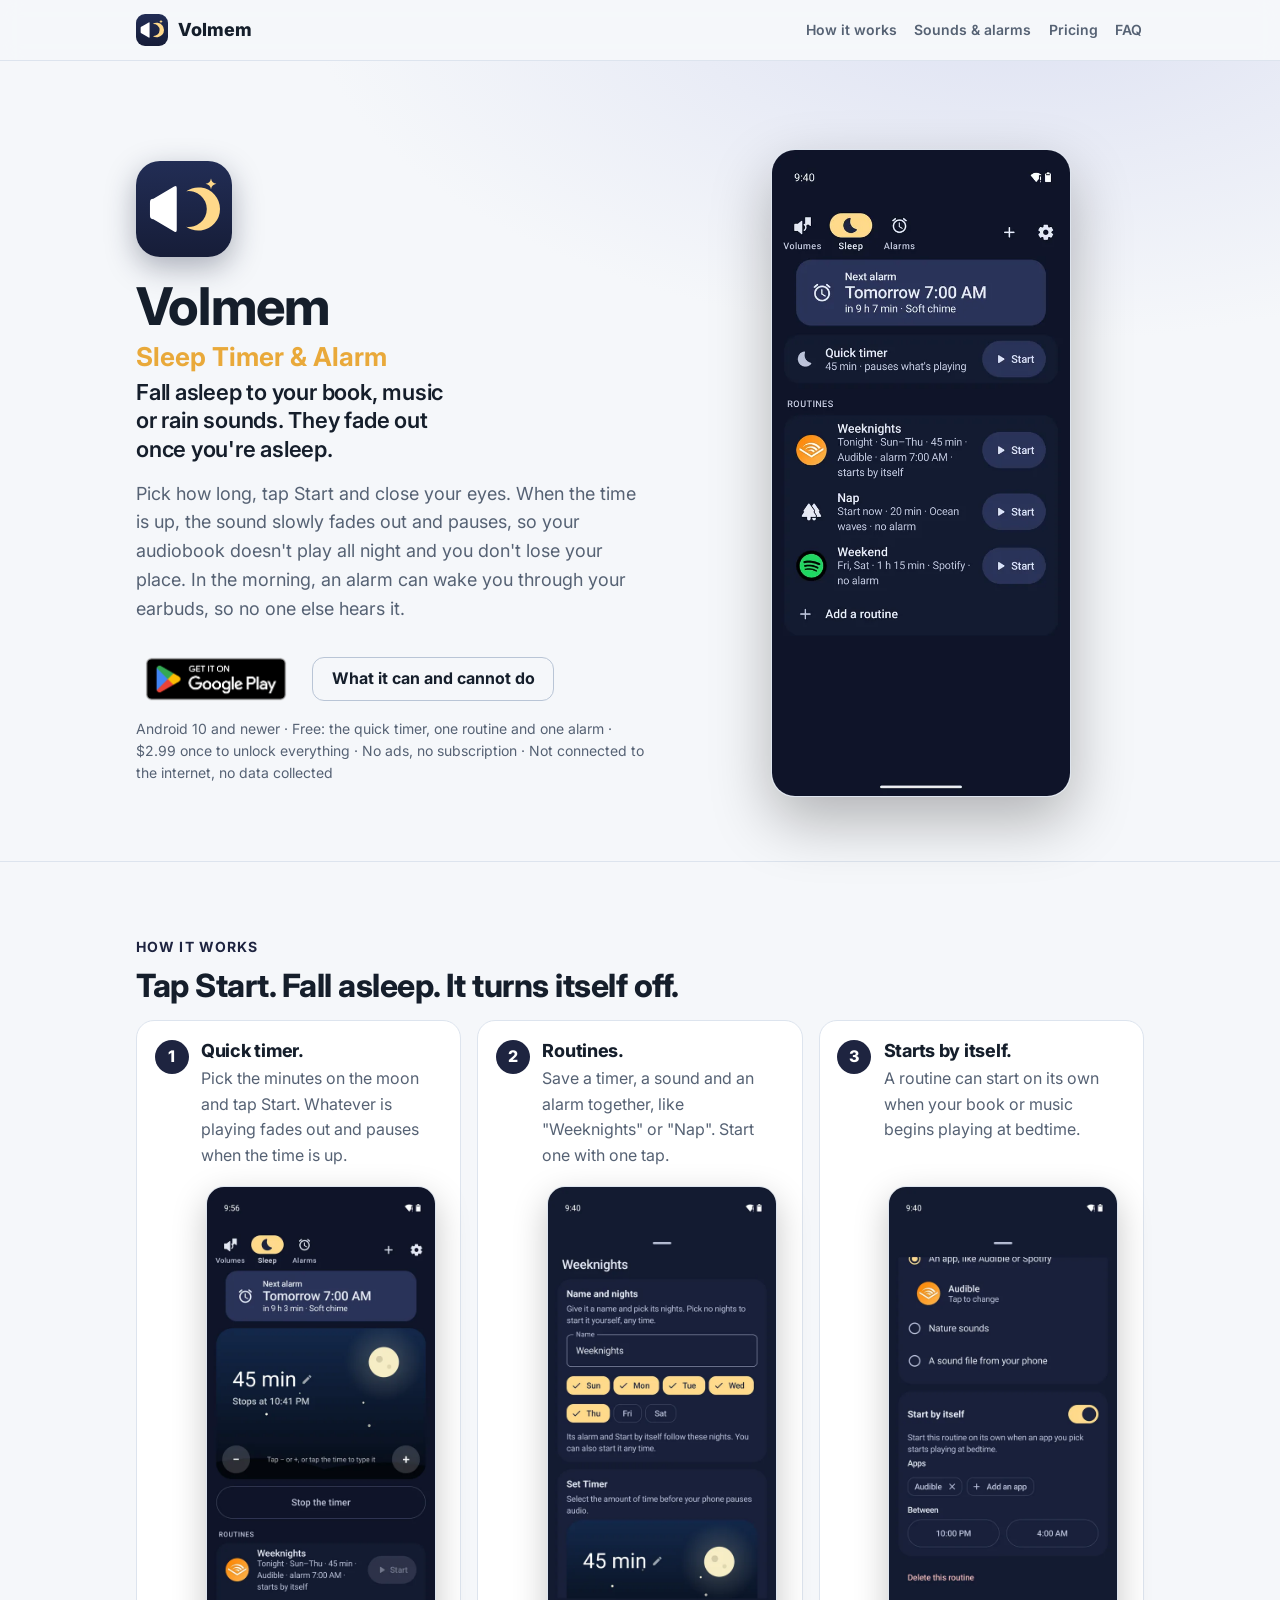
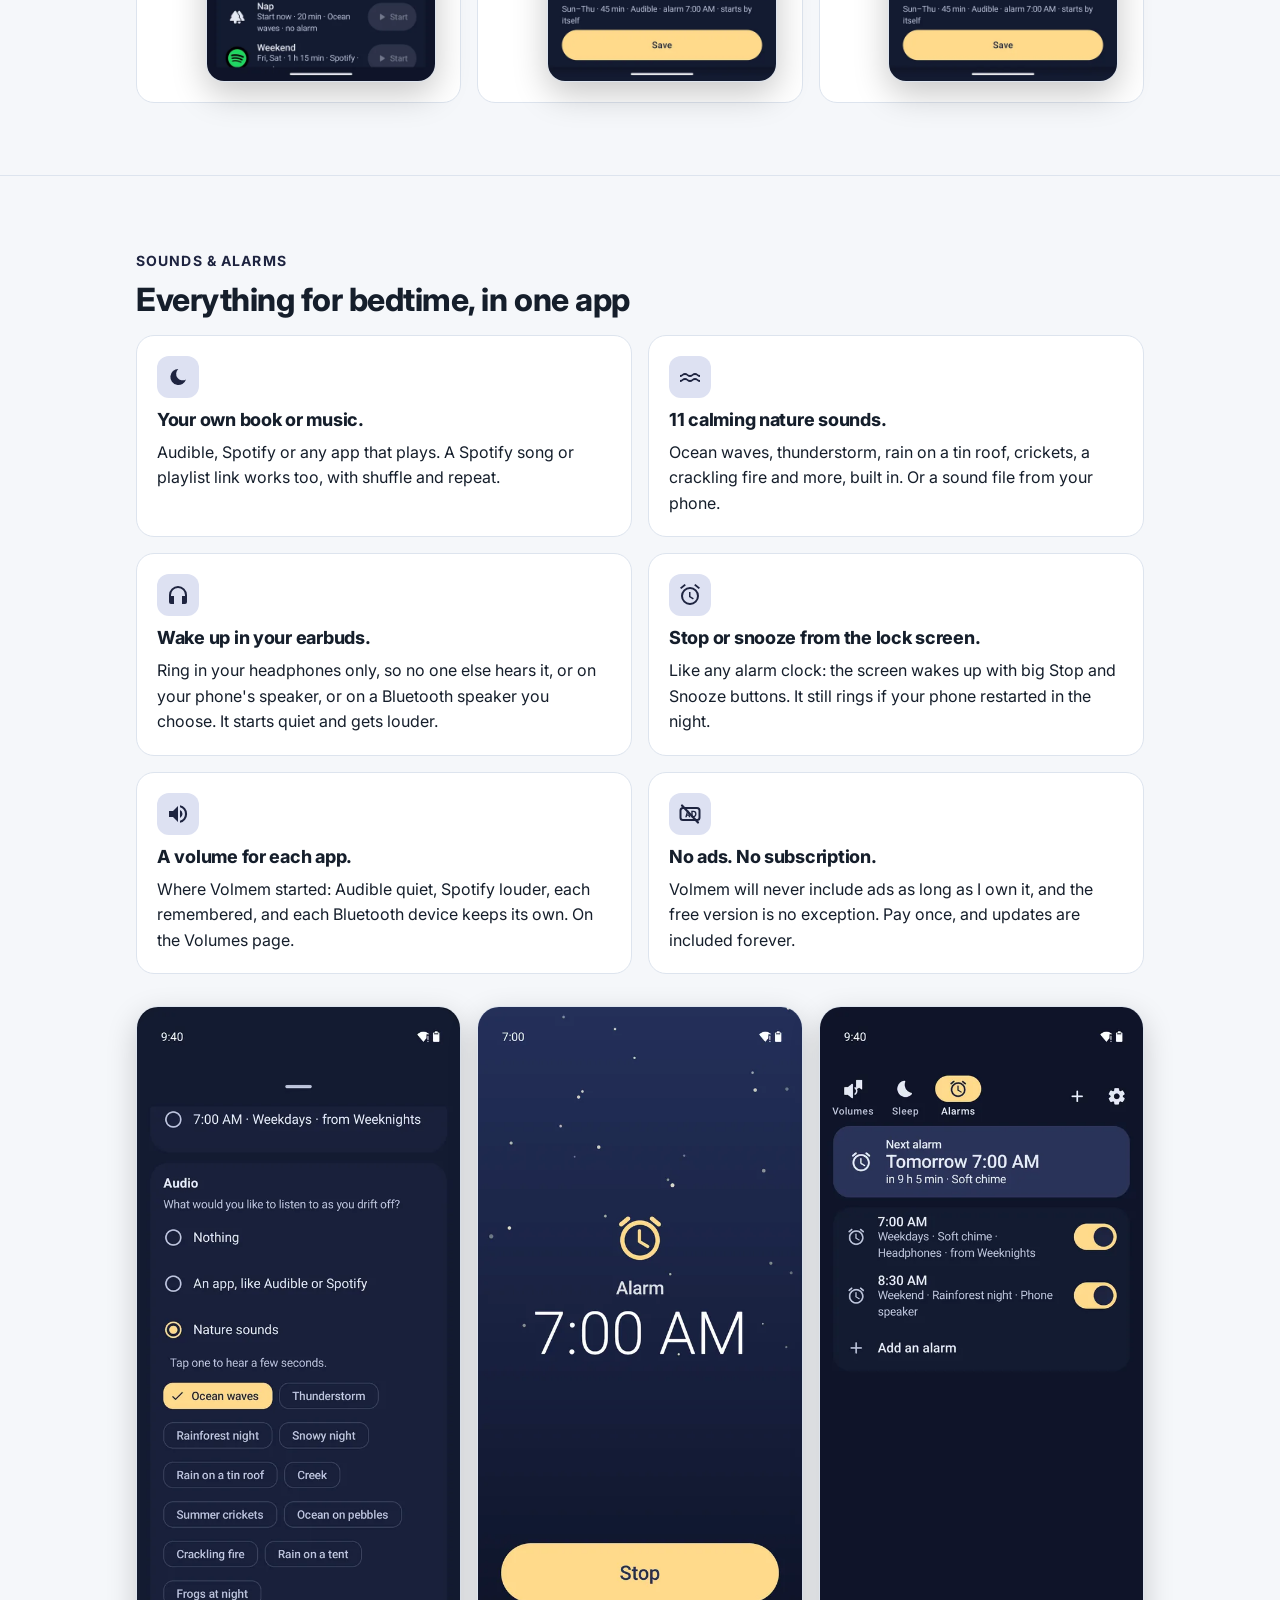
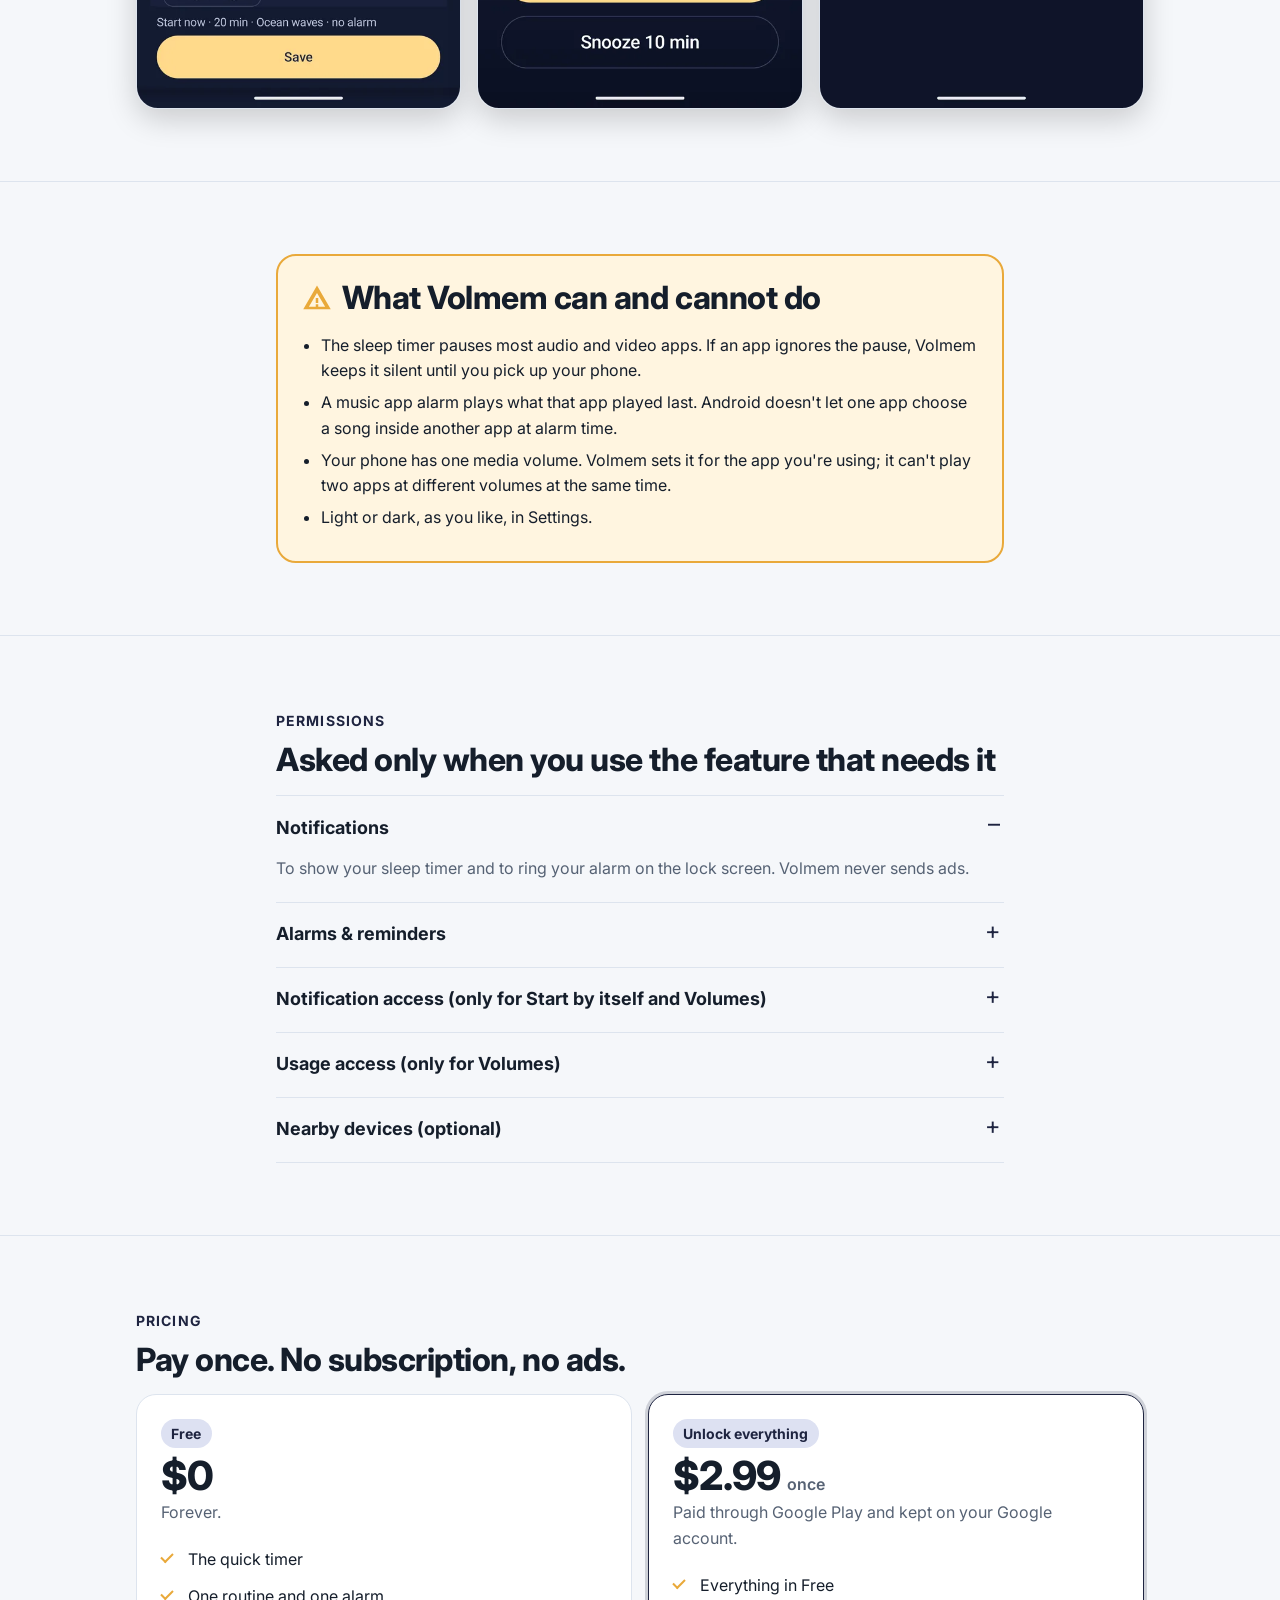
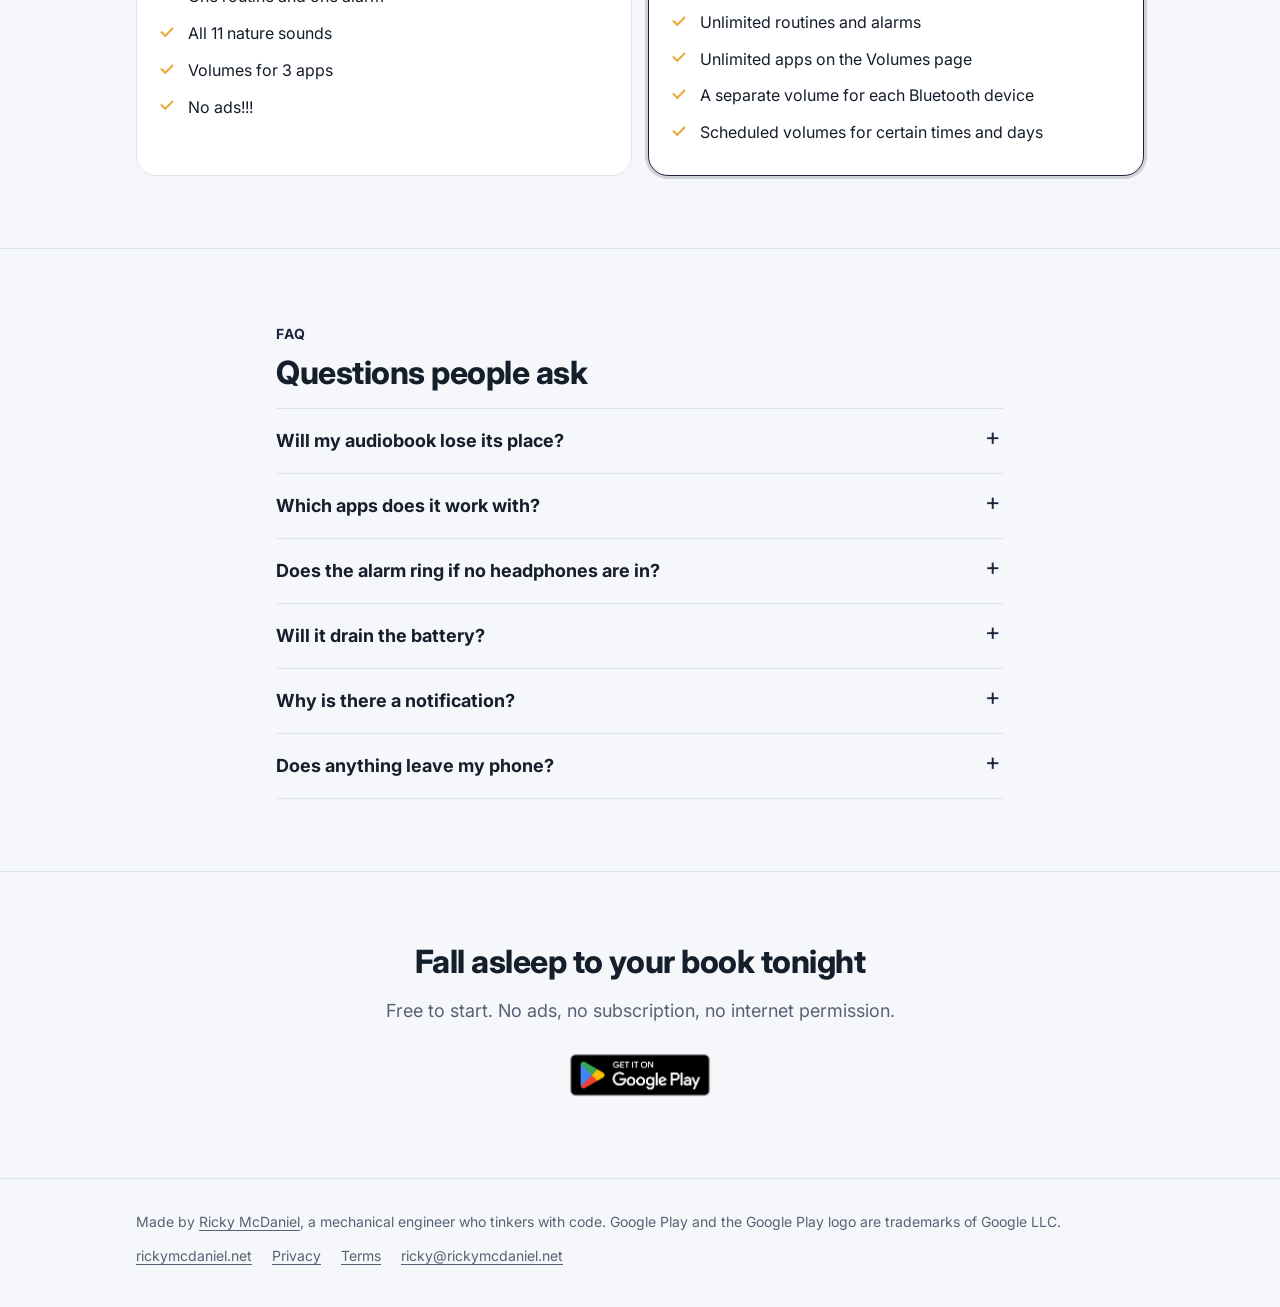
<file: index.html>
<!DOCTYPE html>
<html lang="en">
<head>
<meta charset="utf-8">
<meta name="viewport" content="width=device-width, initial-scale=1">
<title>Volmem – Sleep Timer &amp; Alarm</title>
<meta name="description" content="A sleep timer and alarm for Android. Fall asleep to your audiobook, music or rain sounds; Volmem fades them out and pauses them once you're asleep, and wakes you in your earbuds. No ads, no subscription, not connected to the internet.">
<link rel="canonical" href="https://volmem.rickymcdaniel.net/">
<meta name="theme-color" content="#1E2440">
<meta property="og:type" content="website">
<meta property="og:site_name" content="Volmem">
<meta property="og:title" content="Volmem – Sleep Timer &amp; Alarm">
<meta property="og:description" content="Fall asleep to your book, music or rain sounds. They fade out once you're asleep.">
<meta property="og:url" content="https://volmem.rickymcdaniel.net/">
<meta property="og:image" content="https://volmem.rickymcdaniel.net/assets/og-image.png">
<meta property="og:image:width" content="1200">
<meta property="og:image:height" content="630">
<meta name="twitter:card" content="summary_large_image">
<link rel="icon" href="assets/favicon-32.png" sizes="32x32" type="image/png">
<link rel="icon" href="assets/icon.svg" type="image/svg+xml">
<link rel="apple-touch-icon" href="assets/icon-180.png">
<link rel="preconnect" href="https://fonts.googleapis.com">
<link rel="preconnect" href="https://fonts.gstatic.com" crossorigin>
<link href="https://fonts.googleapis.com/css2?family=Inter:wght@400;600;700;800&display=swap" rel="stylesheet">
<link rel="stylesheet" href="assets/style.css">
</head>
<body>
<a class="skip" href="#main">Skip to content</a>
<header class="site-header">
  <div class="wrap">
    <a class="brand" href="/"><img src="assets/icon.svg" alt="" width="32" height="32">Volmem</a>
    <nav class="nav" aria-label="Page">
      <a href="#how">How it works</a>
      <a href="#features">Sounds &amp; alarms</a>
      <a href="#pricing" class="hide-sm">Pricing</a>
      <a href="#faq" class="hide-sm">FAQ</a>
    </nav>
  </div>
</header>

<main id="main">
<section class="hero" id="get">
  <div class="wrap">
    <div>
      <img class="hero-icon" src="assets/icon.svg" alt="Volmem app icon" width="96" height="96">
      <h1><span class="app-title">Volmem</span> <span class="app-sub">Sleep Timer &amp; Alarm</span></h1>
      <p class="tagline">Fall asleep to your book, music or rain sounds. They fade out once you're asleep.</p>
      <p class="lead">Pick how long, tap Start and close your eyes. When the time is up, the sound slowly fades out and pauses, so your audiobook doesn't play all night and you don't lose your place. In the morning, an alarm can wake you through your earbuds, so no one else hears it.</p>
      <div class="cta-row">
        <a class="play-badge" href="https://play.google.com/store/apps/details?id=com.rickymcdaniel.volmem"><img src="assets/google-play-badge.png" alt="Get it on Google Play" width="646" height="250"></a>
        <a class="btn btn-ghost" href="#limits">What it can and cannot do</a>
      </div>
      <p class="cta-note">Android 10 and newer · Free: the quick timer, one routine and one alarm · $2.99 once to unlock everything · No ads, no subscription · Not connected to the internet, no data collected</p>
    </div>
    <figure class="hero-shot">
      <img src="assets/shot-sleep.webp" alt="Volmem's Sleep page: the next alarm, the Quick timer with a Start button, and three routines (Weeknights with Audible, Nap with ocean waves, Weekend with Spotify), each with its own Start button" width="540" height="1170" fetchpriority="high">
    </figure>
  </div>
</section>

<section id="how">
  <div class="wrap">
    <p class="eyebrow">How it works</p>
    <h2>Tap Start. Fall asleep. It turns itself off.</h2>
    <ol class="steps steps-pics">
      <li>
        <h3>Quick timer.</h3>
        <p>Pick the minutes on the moon and tap Start. Whatever is playing fades out and pauses when the time is up.</p>
        <img src="assets/shot-running.webp" alt="The sleep timer running: 45 minutes left on the moon, stops at 10:41 PM, with a Stop the timer button" width="540" height="1170" loading="lazy">
      </li>
      <li>
        <h3>Routines.</h3>
        <p>Save a timer, a sound and an alarm together, like "Weeknights" or "Nap". Start one with one tap.</p>
        <img src="assets/shot-editor.webp" alt="A routine called Weeknights: its nights, Sunday to Thursday, and its timer on the moon" width="540" height="1170" loading="lazy">
      </li>
      <li>
        <h3>Starts by itself.</h3>
        <p>A routine can start on its own when your book or music begins playing at bedtime.</p>
        <img src="assets/shot-auto.webp" alt="A routine's Start by itself section: switched on, listening for Audible between 10:00 PM and 4:00 AM" width="540" height="1170" loading="lazy">
      </li>
    </ol>
  </div>
</section>

<section id="features">
  <div class="wrap">
    <p class="eyebrow">Sounds &amp; alarms</p>
    <h2>Everything for bedtime, in one app</h2>
    <div class="grid grid-2">
      <div class="card">
        <div class="ico"><svg viewBox="0 0 24 24"><path d="M12.3 4a8 8 0 1 0 7.7 10.4A6.5 6.5 0 0 1 12.3 4z"/></svg></div>
        <h3>Your own book or music.</h3>
        <p>Audible, Spotify or any app that plays. A Spotify song or playlist link works too, with shuffle and repeat.</p>
      </div>
      <div class="card">
        <div class="ico"><svg viewBox="0 0 24 24"><path d="M2 15c2.5 0 2.5-2 5-2s2.5 2 5 2 2.5-2 5-2 2.5 2 5 2v2c-2.5 0-2.5-2-5-2s-2.5 2-5 2-2.5-2-5-2-2.5 2-5 2v-2zm0-5c2.5 0 2.5-2 5-2s2.5 2 5 2 2.5-2 5-2 2.5 2 5 2v2c-2.5 0-2.5-2-5-2s-2.5 2-5 2-2.5-2-5-2-2.5 2-5 2v-2z"/></svg></div>
        <h3>11 calming nature sounds.</h3>
        <p>Ocean waves, thunderstorm, rain on a tin roof, crickets, a crackling fire and more, built in. Or a sound file from your phone.</p>
      </div>
      <div class="card">
        <div class="ico"><svg viewBox="0 0 24 24"><path d="M12 3a9 9 0 0 0-9 9v7a2 2 0 0 0 2 2h3v-8H5v-1a7 7 0 0 1 14 0v1h-3v8h3a2 2 0 0 0 2-2v-7a9 9 0 0 0-9-9z"/></svg></div>
        <h3>Wake up in your earbuds.</h3>
        <p>Ring in your headphones only, so no one else hears it, or on your phone's speaker, or on a Bluetooth speaker you choose. It starts quiet and gets louder.</p>
      </div>
      <div class="card">
        <div class="ico"><svg viewBox="0 0 24 24"><path d="M12 4a9 9 0 1 0 0 18 9 9 0 0 0 0-18zm0 16a7 7 0 1 1 0-14 7 7 0 0 1 0 14zm.5-11H11v5l4 2.4.8-1.2-3.3-2V9zM7.9 2.3 6.6 1 2 4.8l1.3 1.3 4.6-3.8zM22 4.8 17.4 1l-1.3 1.3 4.6 3.8L22 4.8z"/></svg></div>
        <h3>Stop or snooze from the lock screen.</h3>
        <p>Like any alarm clock: the screen wakes up with big Stop and Snooze buttons. It still rings if your phone restarted in the night.</p>
      </div>
      <div class="card">
        <div class="ico"><svg viewBox="0 0 24 24"><path d="M3 9v6h4l5 5V4L7 9H3zm13.5 3A4.5 4.5 0 0 0 14 8v8a4.5 4.5 0 0 0 2.5-4zM14 3.2v2.1a7 7 0 0 1 0 13.4v2.1a9 9 0 0 0 0-17.6z"/></svg></div>
        <h3>A volume for each app.</h3>
        <p>Where Volmem started: Audible quiet, Spotify louder, each remembered, and each Bluetooth device keeps its own. On the Volumes page.</p>
      </div>
      <div class="card">
        <div class="ico"><svg viewBox="0 0 24 24" aria-hidden="true"><rect x="2.5" y="6" width="19" height="12" rx="2.5" fill="none" stroke="currentColor" stroke-width="2"/><path d="M7.2 15.2 9.1 8.8h1.4l1.9 6.4h-1.5l-.4-1.4H9.1l-.4 1.4H7.2zm2.2-2.6h1.3l-.65-2.3-.65 2.3zm3.9 2.6V8.8h2.2c1.9 0 3 1.2 3 3.2s-1.1 3.2-3 3.2h-2.2zm1.4-1.2h.8c1 0 1.6-.7 1.6-2s-.6-2-1.6-2h-.8v4z"/><path d="M4 3.5 20 20.5" fill="none" stroke="currentColor" stroke-width="2.2" stroke-linecap="round"/></svg></div>
        <h3>No ads. No subscription.</h3>
        <p>Volmem will never include ads as long as I own it, and the free version is no exception. Pay once, and updates are included forever.</p>
      </div>
    </div>
    <div class="shots-row">
      <img src="assets/shot-nature.webp" alt="Choosing a nature sound for a routine: ocean waves, thunderstorm, rainforest night, rain on a tin roof and more" width="540" height="1170" loading="lazy">
      <img src="assets/shot-ring.webp" alt="The alarm ringing over the lock screen at 7:00 AM, with Stop and Snooze 10 min" width="540" height="1170" loading="lazy">
      <img src="assets/shot-alarms.webp" alt="The Alarms page: 7:00 AM on weekdays in headphones, and 8:30 AM on weekends with Rainforest night on the phone speaker" width="540" height="1170" loading="lazy">
    </div>
  </div>
</section>

<section id="limits">
  <div class="wrap wrap-narrow">
    <div class="callout">
      <h2><svg viewBox="0 0 24 24" aria-hidden="true"><path d="M12 2 1 21h22L12 2zm0 6 6.5 11h-13L12 8zm-1 4v4h2v-4h-2zm0 5v2h2v-2h-2z"/></svg>What Volmem can and cannot do</h2>
      <ul>
        <li>The sleep timer pauses most audio and video apps. If an app ignores the pause, Volmem keeps it silent until you pick up your phone.</li>
        <li>A music app alarm plays what that app played last. Android doesn't let one app choose a song inside another app at alarm time.</li>
        <li>Your phone has one media volume. Volmem sets it for the app you're using; it can't play two apps at different volumes at the same time.</li>
        <li>Light or dark, as you like, in Settings.</li>
      </ul>
    </div>
  </div>
</section>

<section id="permissions">
  <div class="wrap wrap-narrow">
    <p class="eyebrow">Permissions</p>
    <h2>Asked only when you use the feature that needs it</h2>
    <div class="faq">
      <details open><summary>Notifications</summary><p>To show your sleep timer and to ring your alarm on the lock screen. Volmem never sends ads.</p></details>
      <details><summary>Alarms &amp; reminders</summary><p>So alarms ring on time, and Start by itself is ready when your bedtime hours begin.</p></details>
      <details><summary>Notification access (only for Start by itself and Volumes)</summary><p>To see which app is playing. Volmem asks Android for no notifications at all and never reads your notifications or messages.</p></details>
      <details><summary>Usage access (only for Volumes)</summary><p>To see which app is on your screen, so Volmem knows whose volume to use. It never keeps a history of the apps you use.</p></details>
      <details><summary>Nearby devices (optional)</summary><p>To tell your Bluetooth headphones, speaker and car apart. Volmem never searches for, connects to or tracks any device.</p></details>
    </div>
  </div>
</section>

<section id="pricing">
  <div class="wrap">
    <p class="eyebrow">Pricing</p>
    <h2>Pay once. No subscription, no ads.</h2>
    <div class="price-grid">
      <div class="price">
        <span class="pill">Free</span>
        <div class="amount">$0</div>
        <p class="muted">Forever.</p>
        <ul>
          <li>The quick timer</li>
          <li>One routine and one alarm</li>
          <li>All 11 nature sounds</li>
          <li>Volumes for 3 apps</li>
          <li>No ads!!!</li>
        </ul>
      </div>
      <div class="price featured">
        <span class="pill">Unlock everything</span>
        <div class="amount">$2.99 <small>once</small></div>
        <p class="muted">Paid through Google Play and kept on your Google account.</p>
        <ul>
          <li>Everything in Free</li>
          <li>Unlimited routines and alarms</li>
          <li>Unlimited apps on the Volumes page</li>
          <li>A separate volume for each Bluetooth device</li>
          <li>Scheduled volumes for certain times and days</li>
        </ul>
      </div>
    </div>
  </div>
</section>

<section id="faq">
  <div class="wrap wrap-narrow">
    <p class="eyebrow">FAQ</p>
    <h2>Questions people ask</h2>
    <div class="faq">
      <details><summary>Will my audiobook lose its place?</summary><p>No. Volmem pauses it, the same as pressing pause, so it picks up where you fell asleep.</p></details>
      <details><summary>Which apps does it work with?</summary><p>Most apps that play audio or video: Audible, Spotify, YouTube, podcast apps and more. Volmem can also start your book or music for you when a routine starts.</p></details>
      <details><summary>Does the alarm ring if no headphones are in?</summary><p>You choose, per alarm: ring on the phone instead, or stay quiet.</p></details>
      <details><summary>Will it drain the battery?</summary><p>The sleep timer only runs while a timer is counting down (or during the bedtime hours you chose for Start by itself), then it stops. It doesn't read the screen, record audio or use the internet.</p></details>
      <details><summary>Why is there a notification?</summary><p>Android requires one for anything that keeps working while you use other apps. The sleep timer's shows when it ends, with +15 min and Cancel.</p></details>
      <details><summary>Does anything leave my phone?</summary><p>No. Volmem has no internet permission, so it can't send anything anywhere.</p></details>
    </div>
  </div>
</section>

<section class="center" id="download">
  <div class="wrap">
    <h2>Fall asleep to your book tonight</h2>
    <p class="lead">Free to start. No ads, no subscription, no internet permission.</p>
    <div class="cta-row center">
      <a class="play-badge" href="https://play.google.com/store/apps/details?id=com.rickymcdaniel.volmem"><img src="assets/google-play-badge.png" alt="Get it on Google Play" width="646" height="250" loading="lazy"></a>
    </div>
  </div>
</section>
</main>

<footer class="site-footer">
  <div class="wrap">
    <div>Made by <a href="https://rickymcdaniel.net/">Ricky McDaniel</a>, a mechanical engineer who tinkers with code. Google Play and the Google Play logo are trademarks of Google LLC.</div>
    <nav aria-label="Legal">
      <a href="https://rickymcdaniel.net/">rickymcdaniel.net</a>
      <a href="https://rickymcdaniel.net/privacy.html">Privacy</a>
      <a href="https://rickymcdaniel.net/terms.html">Terms</a>
      <a href="mailto:&#114;&#105;&#99;&#107;&#121;&#64;&#114;&#105;&#99;&#107;&#121;&#109;&#99;&#100;&#97;&#110;&#105;&#101;&#108;&#46;&#110;&#101;&#116;">&#114;&#105;&#99;&#107;&#121;&#64;&#114;&#105;&#99;&#107;&#121;&#109;&#99;&#100;&#97;&#110;&#105;&#101;&#108;&#46;&#110;&#101;&#116;</a>
    </nav>
  </div>
</footer>
</body>
</html>
</file>
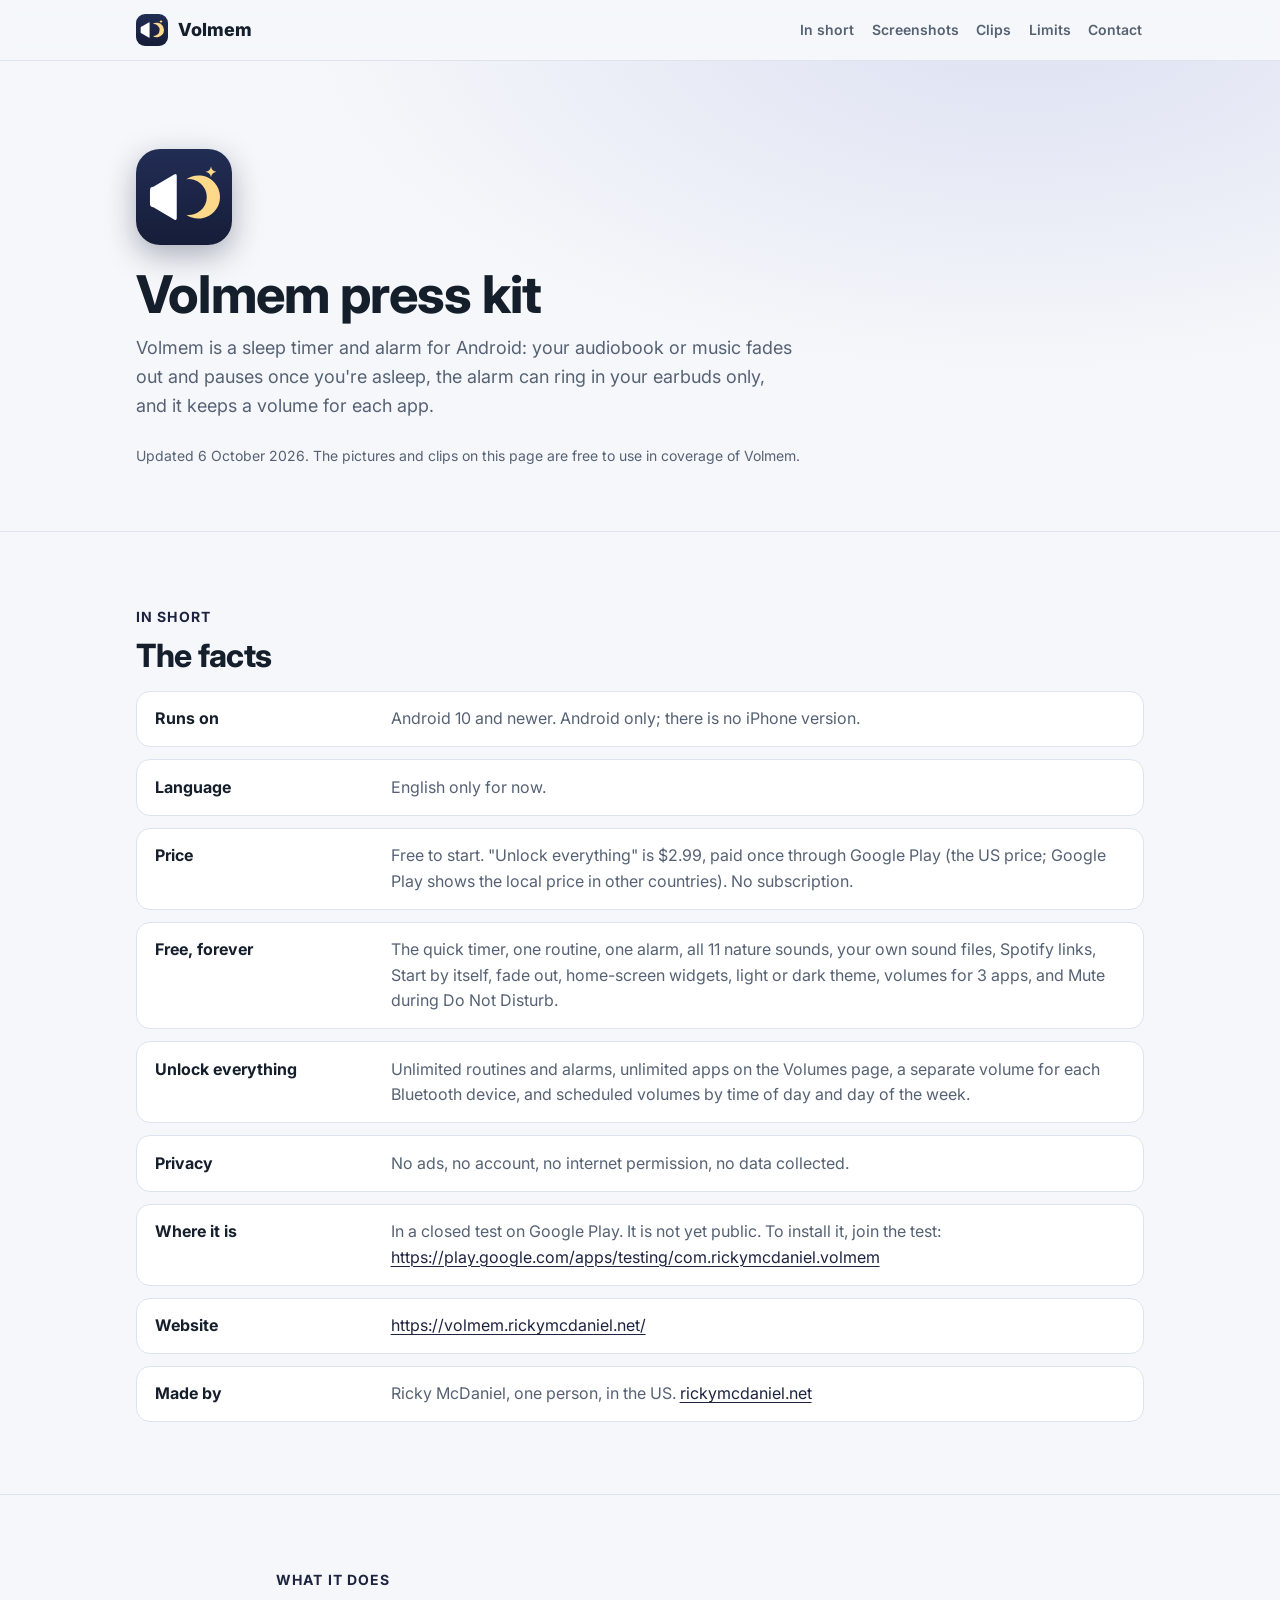
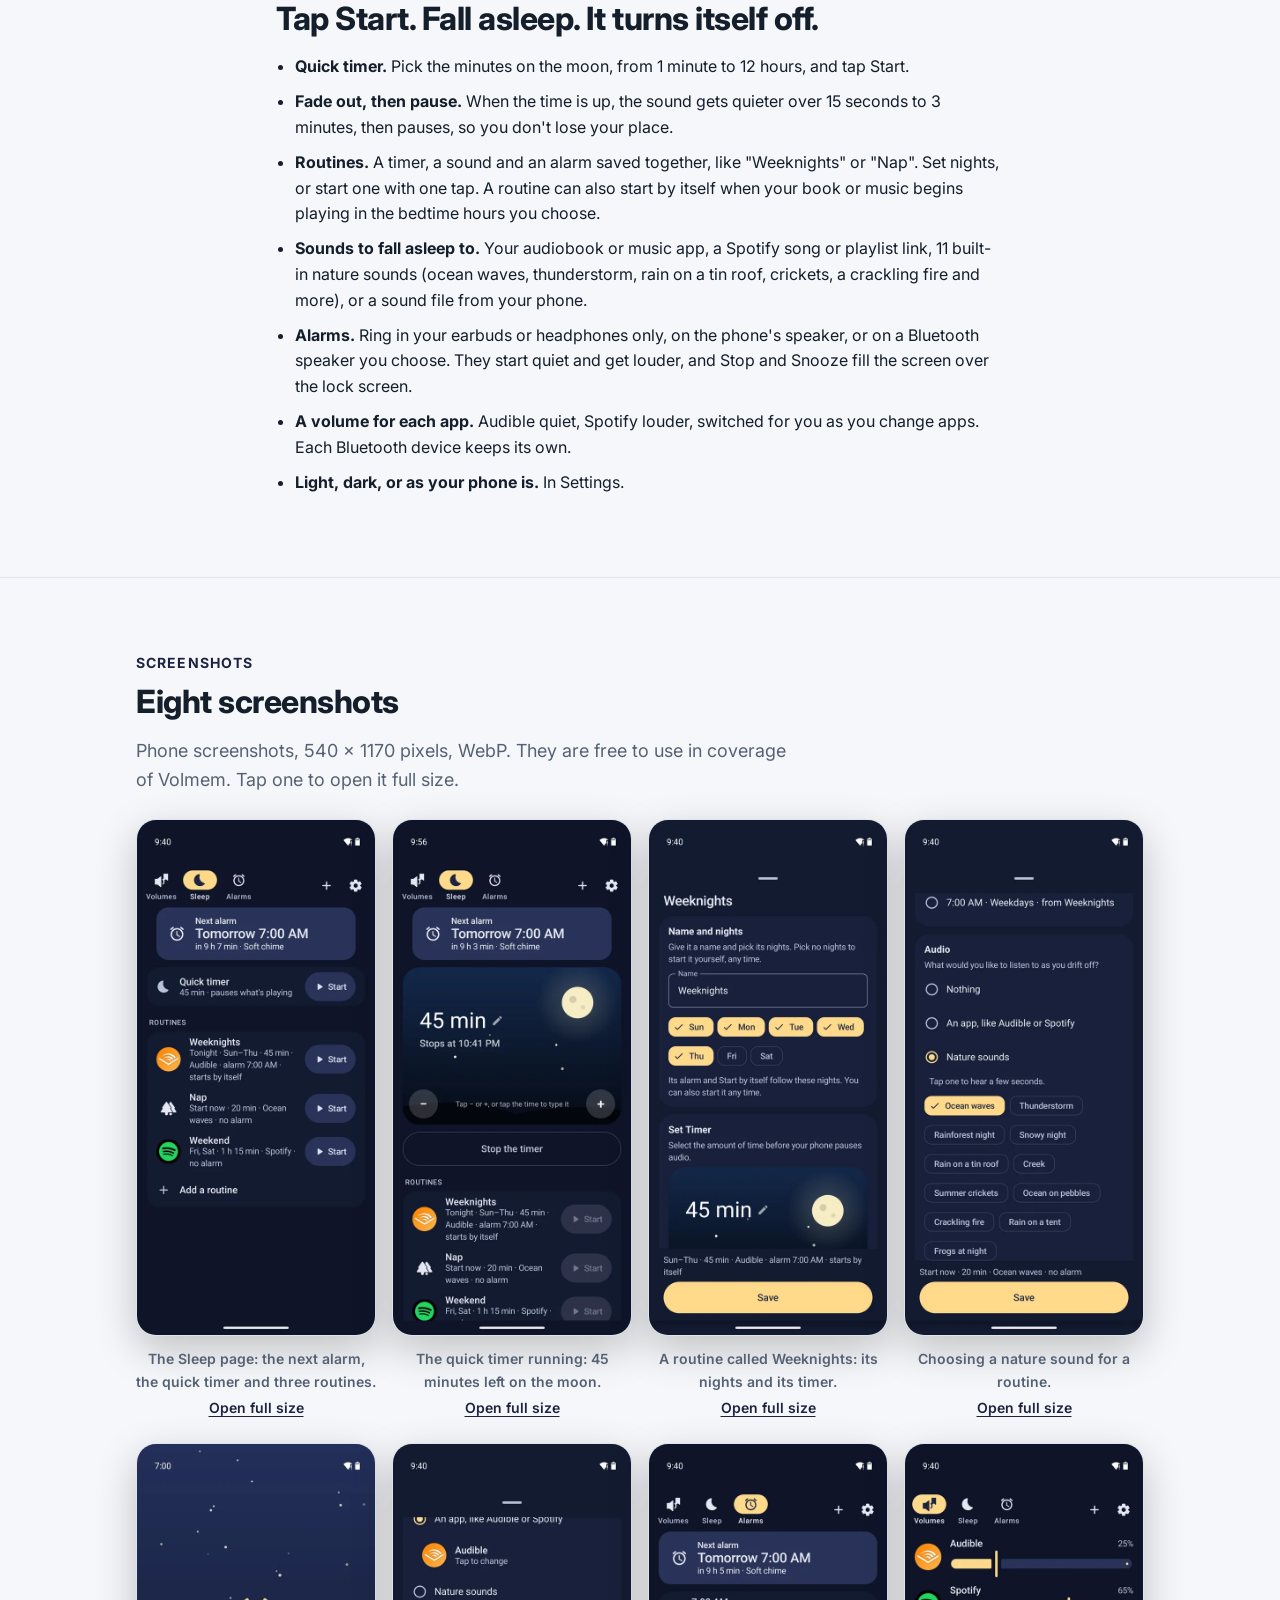
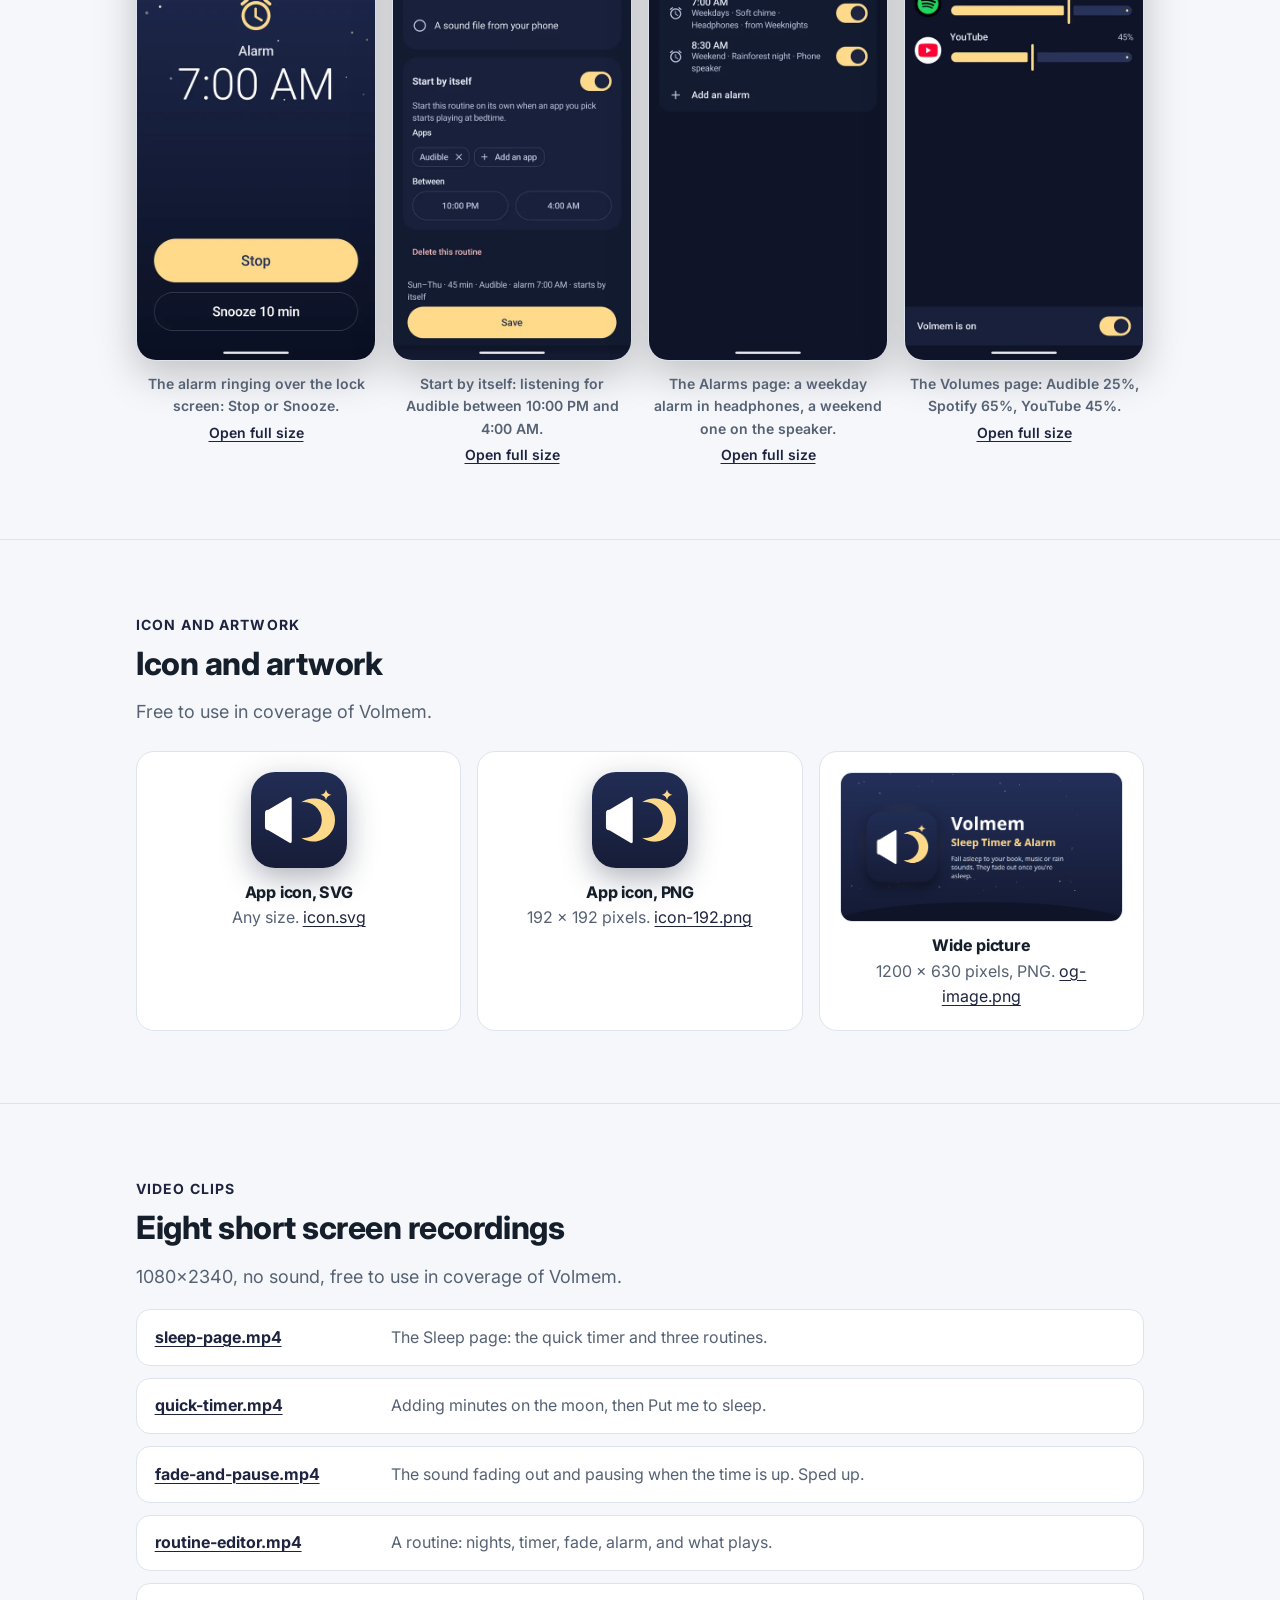
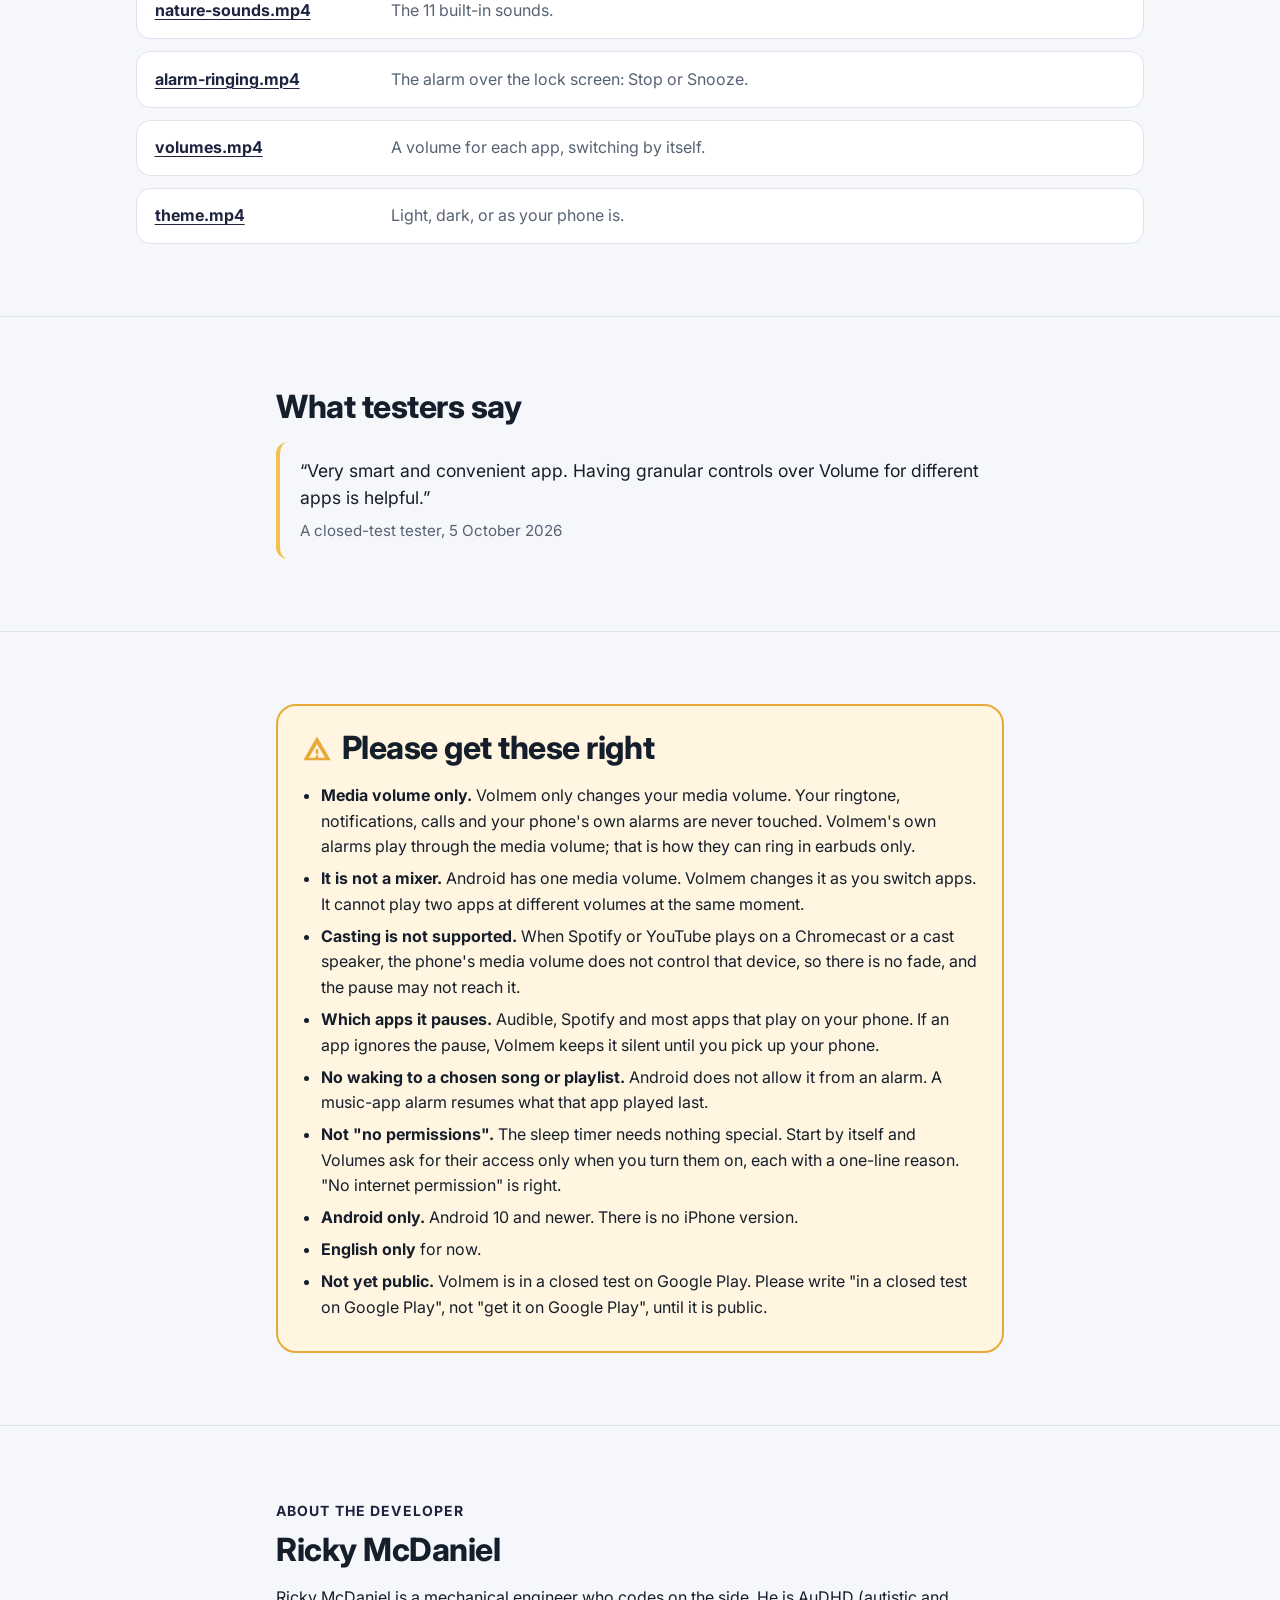
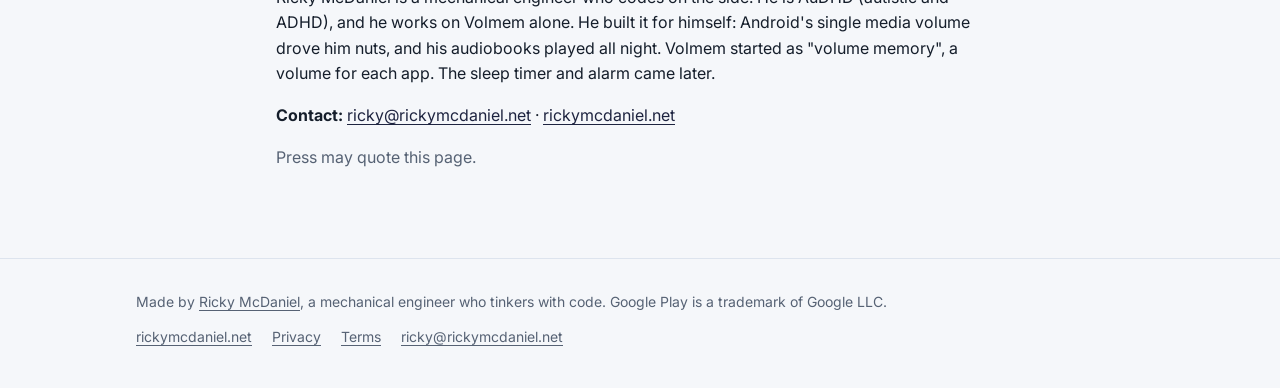
<file: press/index.html>
<!DOCTYPE html>
<html lang="en">
<head>
<meta charset="utf-8">
<meta name="viewport" content="width=device-width, initial-scale=1">
<meta name="robots" content="noindex, nofollow">
<title>Volmem press kit</title>
<meta name="description" content="Facts, screenshots, icon and video clips for anyone writing about Volmem, a sleep timer and alarm for Android. Free to use in coverage of Volmem.">
<meta name="theme-color" content="#1E2440">
<meta property="og:type" content="website">
<meta property="og:site_name" content="Volmem">
<meta property="og:title" content="Volmem press kit">
<meta property="og:description" content="Facts, screenshots, icon and video clips for coverage of Volmem, a sleep timer and alarm for Android.">
<meta property="og:url" content="https://volmem.rickymcdaniel.net/press/">
<meta property="og:image" content="https://volmem.rickymcdaniel.net/assets/og-image.png">
<meta property="og:image:width" content="1200">
<meta property="og:image:height" content="630">
<meta name="twitter:card" content="summary_large_image">
<link rel="icon" href="../assets/favicon-32.png" sizes="32x32" type="image/png">
<link rel="icon" href="../assets/icon.svg" type="image/svg+xml">
<link rel="apple-touch-icon" href="../assets/icon-180.png">
<link rel="preconnect" href="https://fonts.googleapis.com">
<link rel="preconnect" href="https://fonts.gstatic.com" crossorigin>
<link href="https://fonts.googleapis.com/css2?family=Inter:wght@400;600;700;800&display=swap" rel="stylesheet">
<link rel="stylesheet" href="../assets/style.css">
<style>
/* Press kit only. Everything else comes from assets/style.css. */
.press-hero .wrap { grid-template-columns: 1fr; }
.press-hero h1 { margin-bottom: .6rem; }
.updated { font-size: var(--fs-0); color: var(--ink-2); margin: 0; }
.list { padding-left: 1.2rem; margin: 0; }
.list li { margin: .6rem 0; }
.list li b { color: var(--ink); }
.perms span, .perms b { overflow-wrap: anywhere; }
.perms b a { font-weight: inherit; }
.shot-grid { display: grid; grid-template-columns: repeat(2, minmax(0, 1fr)); gap: 1.5rem 1rem; margin-top: 1.5rem; }
@media (min-width: 640px) { .shot-grid { grid-template-columns: repeat(4, minmax(0, 1fr)); } }
.shot-grid .shot { width: 100%; }
.shot-grid .shot a { display: block; }
.shot-grid figcaption a { display: inline-block; margin-top: .25rem; }
.art { display: grid; gap: 1rem; margin-top: 1.5rem; }
@media (min-width: 640px) { .art { grid-template-columns: repeat(3, 1fr); } }
.art .card { text-align: center; }
.art .ic { width: 96px; height: 96px; border-radius: 24px; margin: 0 auto .9rem; box-shadow: 0 10px 30px color-mix(in srgb, var(--brand) 35%, transparent); }
.art .og { border-radius: 12px; border: 1px solid var(--line); margin: 0 auto .9rem; }
.art h3 { font-size: var(--fs-1); margin-bottom: .25rem; }
.art p { color: var(--ink-2); }

    .tester-quote { margin: 0; padding: 1rem 1.25rem; border-left: 4px solid var(--gold, #f2c14e); background: var(--card, rgba(255,255,255,.04)); border-radius: 12px; }
    .tester-quote p { margin: 0 0 .5rem; font-size: 1.1rem; line-height: 1.5; }
    .tester-quote footer { color: var(--ink-2); font-size: .95rem; }
</style>
</head>
<body>
<a class="skip" href="#main">Skip to content</a>
<header class="site-header">
  <div class="wrap">
    <a class="brand" href="/"><img src="../assets/icon.svg" alt="" width="32" height="32">Volmem</a>
    <nav class="nav" aria-label="Page">
      <a href="#in-short">In short</a>
      <a href="#screenshots">Screenshots</a>
      <a href="#clips">Clips</a>
      <a href="#limits" class="hide-sm">Limits</a>
      <a href="#about" class="hide-sm">Contact</a>
    </nav>
  </div>
</header>

<main id="main">
<section class="hero press-hero" id="top">
  <div class="wrap">
    <div>
      <picture>
        <source srcset="../assets/icon.svg" type="image/svg+xml">
        <img class="hero-icon" src="../assets/icon-192.png" alt="Volmem app icon" width="96" height="96">
      </picture>
      <h1>Volmem press kit</h1>
      <p class="lead">Volmem is a sleep timer and alarm for Android: your audiobook or music fades out and pauses once you're asleep, the alarm can ring in your earbuds only, and it keeps a volume for each app.</p>
      <p class="updated">Updated 6 October 2026. The pictures and clips on this page are free to use in coverage of Volmem.</p>
    </div>
  </div>
</section>

<section id="in-short">
  <div class="wrap">
    <p class="eyebrow">In short</p>
    <h2>The facts</h2>
    <ul class="perms">
      <li><b>Runs on</b><span>Android 10 and newer. Android only; there is no iPhone version.</span></li>
      <li><b>Language</b><span>English only for now.</span></li>
      <li><b>Price</b><span>Free to start. "Unlock everything" is $2.99, paid once through Google Play (the US price; Google Play shows the local price in other countries). No subscription.</span></li>
      <li><b>Free, forever</b><span>The quick timer, one routine, one alarm, all 11 nature sounds, your own sound files, Spotify links, Start by itself, fade out, home-screen widgets, light or dark theme, volumes for 3 apps, and Mute during Do Not Disturb.</span></li>
      <li><b>Unlock everything</b><span>Unlimited routines and alarms, unlimited apps on the Volumes page, a separate volume for each Bluetooth device, and scheduled volumes by time of day and day of the week.</span></li>
      <li><b>Privacy</b><span>No ads, no account, no internet permission, no data collected.</span></li>
      <li><b>Where it is</b><span>In a closed test on Google Play. It is not yet public. To install it, join the test: <a href="https://play.google.com/apps/testing/com.rickymcdaniel.volmem">https://play.google.com/apps/testing/com.rickymcdaniel.volmem</a></span></li>
      <li><b>Website</b><span><a href="https://volmem.rickymcdaniel.net/">https://volmem.rickymcdaniel.net/</a></span></li>
      <li><b>Made by</b><span>Ricky McDaniel, one person, in the US. <a href="https://rickymcdaniel.net/">rickymcdaniel.net</a></span></li>
    </ul>
  </div>
</section>

<section id="what">
  <div class="wrap wrap-narrow">
    <p class="eyebrow">What it does</p>
    <h2>Tap Start. Fall asleep. It turns itself off.</h2>
    <ul class="list">
      <li><b>Quick timer.</b> Pick the minutes on the moon, from 1 minute to 12 hours, and tap Start.</li>
      <li><b>Fade out, then pause.</b> When the time is up, the sound gets quieter over 15 seconds to 3 minutes, then pauses, so you don't lose your place.</li>
      <li><b>Routines.</b> A timer, a sound and an alarm saved together, like "Weeknights" or "Nap". Set nights, or start one with one tap. A routine can also start by itself when your book or music begins playing in the bedtime hours you choose.</li>
      <li><b>Sounds to fall asleep to.</b> Your audiobook or music app, a Spotify song or playlist link, 11 built-in nature sounds (ocean waves, thunderstorm, rain on a tin roof, crickets, a crackling fire and more), or a sound file from your phone.</li>
      <li><b>Alarms.</b> Ring in your earbuds or headphones only, on the phone's speaker, or on a Bluetooth speaker you choose. They start quiet and get louder, and Stop and Snooze fill the screen over the lock screen.</li>
      <li><b>A volume for each app.</b> Audible quiet, Spotify louder, switched for you as you change apps. Each Bluetooth device keeps its own.</li>
      <li><b>Light, dark, or as your phone is.</b> In Settings.</li>
    </ul>
  </div>
</section>

<section id="screenshots">
  <div class="wrap">
    <p class="eyebrow">Screenshots</p>
    <h2>Eight screenshots</h2>
    <p class="lead">Phone screenshots, 540 × 1170 pixels, WebP. They are free to use in coverage of Volmem. Tap one to open it full size.</p>
    <div class="shot-grid">
      <figure class="shot">
        <a href="../assets/shot-sleep.webp"><img src="../assets/shot-sleep.webp" alt="Volmem's Sleep page: the next alarm, the Quick timer with a Start button, and three routines (Weeknights with Audible, Nap with ocean waves, Weekend with Spotify), each with its own Start button" width="540" height="1170" loading="lazy"></a>
        <figcaption>The Sleep page: the next alarm, the quick timer and three routines.<br><a href="../assets/shot-sleep.webp">Open full size</a></figcaption>
      </figure>
      <figure class="shot">
        <a href="../assets/shot-running.webp"><img src="../assets/shot-running.webp" alt="The sleep timer running: 45 minutes left on the moon, stops at 10:41 PM, with a Stop the timer button" width="540" height="1170" loading="lazy"></a>
        <figcaption>The quick timer running: 45 minutes left on the moon.<br><a href="../assets/shot-running.webp">Open full size</a></figcaption>
      </figure>
      <figure class="shot">
        <a href="../assets/shot-editor.webp"><img src="../assets/shot-editor.webp" alt="A routine called Weeknights: its nights, Sunday to Thursday, and its timer on the moon" width="540" height="1170" loading="lazy"></a>
        <figcaption>A routine called Weeknights: its nights and its timer.<br><a href="../assets/shot-editor.webp">Open full size</a></figcaption>
      </figure>
      <figure class="shot">
        <a href="../assets/shot-nature.webp"><img src="../assets/shot-nature.webp" alt="Choosing a nature sound for a routine: ocean waves, thunderstorm, rainforest night, rain on a tin roof and more" width="540" height="1170" loading="lazy"></a>
        <figcaption>Choosing a nature sound for a routine.<br><a href="../assets/shot-nature.webp">Open full size</a></figcaption>
      </figure>
      <figure class="shot">
        <a href="../assets/shot-ring.webp"><img src="../assets/shot-ring.webp" alt="The alarm ringing over the lock screen at 7:00 AM, with Stop and Snooze 10 min" width="540" height="1170" loading="lazy"></a>
        <figcaption>The alarm ringing over the lock screen: Stop or Snooze.<br><a href="../assets/shot-ring.webp">Open full size</a></figcaption>
      </figure>
      <figure class="shot">
        <a href="../assets/shot-auto.webp"><img src="../assets/shot-auto.webp" alt="A routine's Start by itself section: switched on, listening for Audible between 10:00 PM and 4:00 AM" width="540" height="1170" loading="lazy"></a>
        <figcaption>Start by itself: listening for Audible between 10:00 PM and 4:00 AM.<br><a href="../assets/shot-auto.webp">Open full size</a></figcaption>
      </figure>
      <figure class="shot">
        <a href="../assets/shot-alarms.webp"><img src="../assets/shot-alarms.webp" alt="The Alarms page: 7:00 AM on weekdays in headphones, and 8:30 AM on weekends with Rainforest night on the phone speaker" width="540" height="1170" loading="lazy"></a>
        <figcaption>The Alarms page: a weekday alarm in headphones, a weekend one on the speaker.<br><a href="../assets/shot-alarms.webp">Open full size</a></figcaption>
      </figure>
      <figure class="shot">
        <a href="../assets/shot-volumes.webp"><img src="../assets/shot-volumes.webp" alt="The Volumes page: Audible at 25%, Spotify at 65% and YouTube at 45%, each with its own slider, and a Volmem is on switch" width="540" height="1170" loading="lazy"></a>
        <figcaption>The Volumes page: Audible 25%, Spotify 65%, YouTube 45%.<br><a href="../assets/shot-volumes.webp">Open full size</a></figcaption>
      </figure>
    </div>
  </div>
</section>

<section id="artwork">
  <div class="wrap">
    <p class="eyebrow">Icon and artwork</p>
    <h2>Icon and artwork</h2>
    <p class="lead">Free to use in coverage of Volmem.</p>
    <div class="art">
      <div class="card">
        <img class="ic" src="../assets/icon.svg" alt="Volmem app icon: a white speaker and a yellow moon on a dark blue square" width="96" height="96">
        <h3>App icon, SVG</h3>
        <p>Any size. <a href="../assets/icon.svg">icon.svg</a></p>
      </div>
      <div class="card">
        <img class="ic" src="../assets/icon-192.png" alt="" width="96" height="96">
        <h3>App icon, PNG</h3>
        <p>192 × 192 pixels. <a href="../assets/icon-192.png">icon-192.png</a></p>
      </div>
      <div class="card">
        <img class="og" src="../assets/og-image.png" alt="Wide picture: the Volmem icon on a night sky, with the words Volmem, Sleep Timer &amp; Alarm, and Fall asleep to your book, music or rain sounds. They fade out once you're asleep." width="1200" height="630" loading="lazy">
        <h3>Wide picture</h3>
        <p>1200 × 630 pixels, PNG. <a href="../assets/og-image.png">og-image.png</a></p>
      </div>
    </div>
  </div>
</section>

<section id="clips">
  <div class="wrap">
    <p class="eyebrow">Video clips</p>
    <h2>Eight short screen recordings</h2>
    <p class="lead">1080×2340, no sound, free to use in coverage of Volmem.</p>
    <ul class="perms">
      <li><b><a href="clips/sleep-page.mp4">sleep-page.mp4</a></b><span>The Sleep page: the quick timer and three routines.</span></li>
      <li><b><a href="clips/quick-timer.mp4">quick-timer.mp4</a></b><span>Adding minutes on the moon, then Put me to sleep.</span></li>
      <li><b><a href="clips/fade-and-pause.mp4">fade-and-pause.mp4</a></b><span>The sound fading out and pausing when the time is up. Sped up.</span></li>
      <li><b><a href="clips/routine-editor.mp4">routine-editor.mp4</a></b><span>A routine: nights, timer, fade, alarm, and what plays.</span></li>
      <li><b><a href="clips/nature-sounds.mp4">nature-sounds.mp4</a></b><span>The 11 built-in sounds.</span></li>
      <li><b><a href="clips/alarm-ringing.mp4">alarm-ringing.mp4</a></b><span>The alarm over the lock screen: Stop or Snooze.</span></li>
      <li><b><a href="clips/volumes.mp4">volumes.mp4</a></b><span>A volume for each app, switching by itself.</span></li>
      <li><b><a href="clips/theme.mp4">theme.mp4</a></b><span>Light, dark, or as your phone is.</span></li>
    </ul>
  </div>
</section>

<section id="testers">
  <div class="wrap wrap-narrow">
    <h2>What testers say</h2>
    <blockquote class="tester-quote">
      <p>&ldquo;Very smart and convenient app. Having granular controls over Volume for different apps is helpful.&rdquo;</p>
      <footer>A closed-test tester, 5 October 2026</footer>
    </blockquote>
  </div>
</section>

<section id="limits">
  <div class="wrap wrap-narrow">
    <div class="callout">
      <h2><svg viewBox="0 0 24 24" aria-hidden="true"><path d="M12 2 1 21h22L12 2zm0 6 6.5 11h-13L12 8zm-1 4v4h2v-4h-2zm0 5v2h2v-2h-2z"/></svg>Please get these right</h2>
      <ul>
        <li><strong>Media volume only.</strong> Volmem only changes your media volume. Your ringtone, notifications, calls and your phone's own alarms are never touched. Volmem's own alarms play through the media volume; that is how they can ring in earbuds only.</li>
        <li><strong>It is not a mixer.</strong> Android has one media volume. Volmem changes it as you switch apps. It cannot play two apps at different volumes at the same moment.</li>
        <li><strong>Casting is not supported.</strong> When Spotify or YouTube plays on a Chromecast or a cast speaker, the phone's media volume does not control that device, so there is no fade, and the pause may not reach it.</li>
        <li><strong>Which apps it pauses.</strong> Audible, Spotify and most apps that play on your phone. If an app ignores the pause, Volmem keeps it silent until you pick up your phone.</li>
        <li><strong>No waking to a chosen song or playlist.</strong> Android does not allow it from an alarm. A music-app alarm resumes what that app played last.</li>
        <li><strong>Not "no permissions".</strong> The sleep timer needs nothing special. Start by itself and Volumes ask for their access only when you turn them on, each with a one-line reason. "No internet permission" is right.</li>
        <li><strong>Android only.</strong> Android 10 and newer. There is no iPhone version.</li>
        <li><strong>English only</strong> for now.</li>
        <li><strong>Not yet public.</strong> Volmem is in a closed test on Google Play. Please write "in a closed test on Google Play", not "get it on Google Play", until it is public.</li>
      </ul>
    </div>
  </div>
</section>

<section id="about">
  <div class="wrap wrap-narrow">
    <p class="eyebrow">About the developer</p>
    <h2>Ricky McDaniel</h2>
    <p>Ricky McDaniel is a mechanical engineer who codes on the side. He is AuDHD (autistic and ADHD), and he works on Volmem alone. He built it for himself: Android's single media volume drove him nuts, and his audiobooks played all night. Volmem started as "volume memory", a volume for each app. The sleep timer and alarm came later.</p>
    <p><b>Contact:</b> <a href="mailto:&#114;&#105;&#99;&#107;&#121;&#64;&#114;&#105;&#99;&#107;&#121;&#109;&#99;&#100;&#97;&#110;&#105;&#101;&#108;&#46;&#110;&#101;&#116;">&#114;&#105;&#99;&#107;&#121;&#64;&#114;&#105;&#99;&#107;&#121;&#109;&#99;&#100;&#97;&#110;&#105;&#101;&#108;&#46;&#110;&#101;&#116;</a> · <a href="https://rickymcdaniel.net/">rickymcdaniel.net</a></p>
    <p class="muted">Press may quote this page.</p>
  </div>
</section>
</main>

<footer class="site-footer">
  <div class="wrap">
    <div>Made by <a href="https://rickymcdaniel.net/">Ricky McDaniel</a>, a mechanical engineer who tinkers with code. Google Play is a trademark of Google LLC.</div>
    <nav aria-label="Legal">
      <a href="https://rickymcdaniel.net/">rickymcdaniel.net</a>
      <a href="https://rickymcdaniel.net/privacy.html">Privacy</a>
      <a href="https://rickymcdaniel.net/terms.html">Terms</a>
      <a href="mailto:&#114;&#105;&#99;&#107;&#121;&#64;&#114;&#105;&#99;&#107;&#121;&#109;&#99;&#100;&#97;&#110;&#105;&#101;&#108;&#46;&#110;&#101;&#116;">&#114;&#105;&#99;&#107;&#121;&#64;&#114;&#105;&#99;&#107;&#121;&#109;&#99;&#100;&#97;&#110;&#105;&#101;&#108;&#46;&#110;&#101;&#116;</a>
    </nav>
  </div>
</footer>
</body>
</html>
</file>
<file: assets/style.css>
:root {
  color-scheme: light dark;
  --fs-0: 0.875rem; --fs-1: 1rem; --fs-2: 1.125rem; --fs-3: 1.375rem; --fs-4: clamp(1.6rem, 3.2vw, 2rem); --fs-5: clamp(2rem, 4vw, 2.5rem); --fs-6: clamp(2.1rem, 5.5vw, 3.25rem);
  --bg: #F5F7FA; --surface: #FFFFFF; --surface-2: #E9EEF5; --line: #DDE4EE; --line-strong: #B9C5D6;
  --ink: #151E2B; --ink-2: #566274; --link: #1E2440;
  --brand: #1E2440; --brand-text: #1E2440; --on-brand: #FFFFFF; --brand-soft: #DDE1F2;
  --accent: #E9A93A; --accent-soft: #FFF5E0; --hero-bg: radial-gradient(1200px 600px at 80% -10%, #DDE1F2 0%, #F5F7FA 60%);
}
@media (prefers-color-scheme: dark) { :root {
  --bg: #0E1428; --surface: #161D38; --surface-2: #1E2647; --line: #262F55; --line-strong: #3B4675;
  --ink: #EEF0FA; --ink-2: #A9B0CC; --link: #FFD98A;
  --brand: #2B3566; --brand-text: #FFD98A; --on-brand: #FFFFFF; --brand-soft: #222B52;
  --accent: #FFD98A; --accent-soft: #2E2A1A; --hero-bg: radial-gradient(1200px 600px at 80% -10%, #24305A 0%, #0E1428 60%);
} }
/* ---------- tokens: brand block is replaced per site ---------- */

/* ---------- reset + base ---------- */
*, *::before, *::after { box-sizing: border-box; }
html { -webkit-text-size-adjust: 100%; scroll-behavior: smooth; }
body {
  margin: 0;
  font-family: "Inter", system-ui, -apple-system, "Segoe UI", Roboto, sans-serif;
  font-size: var(--fs-1);
  line-height: 1.6;
  color: var(--ink);
  background: var(--bg);
  overflow-x: hidden;
}
img, svg, video { max-width: 100%; height: auto; display: block; }
a { color: var(--link); text-decoration-thickness: 1px; text-underline-offset: 3px; }
a:hover { text-decoration-thickness: 2px; }
:focus-visible { outline: 3px solid var(--accent); outline-offset: 3px; border-radius: 4px; }
h1, h2, h3, h4 { line-height: 1.15; margin: 0 0 .5em; letter-spacing: -0.015em; font-weight: 750; }
h1 { font-size: var(--fs-6); }
h2 { font-size: var(--fs-4); }
h3 { font-size: var(--fs-2); }
p, ul, ol { margin: 0 0 1em; }
small, .small { font-size: var(--fs-0); }
.muted { color: var(--ink-2); }
code { font-family: ui-monospace, "SF Mono", Menlo, Consolas, monospace; font-size: .92em; background: var(--surface-2); padding: .1em .35em; border-radius: 5px; }
hr { border: 0; border-top: 1px solid var(--line); margin: 2rem 0; }

.wrap { width: 100%; max-width: 1040px; margin: 0 auto; padding-left: 16px; padding-right: 16px; }
.wrap-narrow { max-width: 760px; }
section { padding: clamp(2.5rem, 6vw, 4.5rem) 0; }
section + section { border-top: 1px solid var(--line); }
.eyebrow { display: inline-block; font-size: var(--fs-0); font-weight: 700; letter-spacing: .08em; text-transform: uppercase; color: var(--brand-text); margin-bottom: .6rem; }
.lead { font-size: var(--fs-2); color: var(--ink-2); max-width: 60ch; }
.center { text-align: center; }
.center .lead { margin-left: auto; margin-right: auto; }
.skip { position: absolute; left: -999px; top: 0; background: var(--brand); color: #fff; padding: .5rem 1rem; z-index: 100; }
.skip:focus { left: 16px; top: 8px; }

/* ---------- header ---------- */
.site-header { position: sticky; top: 0; z-index: 20; background: color-mix(in srgb, var(--bg) 88%, transparent); backdrop-filter: blur(10px); -webkit-backdrop-filter: blur(10px); border-bottom: 1px solid var(--line); }
.site-header .wrap { display: flex; align-items: center; justify-content: space-between; gap: 1rem; min-height: 60px; }
.brand { display: inline-flex; align-items: center; gap: .6rem; font-weight: 800; text-decoration: none; color: var(--ink); font-size: var(--fs-2); white-space: nowrap; flex: none; }
.brand img, .brand svg { width: 32px; height: 32px; border-radius: 9px; }
.nav { display: flex; gap: .25rem .9rem; flex-wrap: wrap; justify-content: flex-end; }
@media (max-width: 480px) { .brand { font-size: var(--fs-1); } .nav { gap: .25rem .7rem; } }
.nav a { color: var(--ink-2); text-decoration: none; font-weight: 600; font-size: var(--fs-0); padding: .35rem .1rem; }
.nav a:hover { color: var(--ink); text-decoration: underline; }
@media (max-width: 480px) { .nav a.hide-sm { display: none; } }

/* ---------- buttons + badge ---------- */
.btn { display: inline-flex; align-items: center; justify-content: center; gap: .5rem; min-height: 44px; padding: .6rem 1.15rem; border-radius: 12px; font-weight: 700; text-decoration: none; border: 1.5px solid transparent; cursor: pointer; font-size: var(--fs-1); line-height: 1.2; }
.btn-primary { background: var(--brand); color: var(--on-brand); }
.btn-primary:hover { filter: brightness(1.08); }
.btn-ghost { background: transparent; color: var(--ink); border-color: var(--line-strong); }
.btn-ghost:hover { background: var(--surface-2); }
.play-badge { display: inline-block; line-height: 0; }
.play-badge img { height: 62px; width: auto; }
.cta-row { display: flex; flex-wrap: wrap; gap: .9rem 1rem; align-items: center; }
.cta-row.center { justify-content: center; }
.cta-note { font-size: var(--fs-0); color: var(--ink-2); margin: .5rem 0 0; }

/* ---------- hero ---------- */
.hero { padding: clamp(2.5rem, 7vw, 5.5rem) 0 clamp(2rem, 6vw, 4rem); background: var(--hero-bg); }
.hero .wrap { display: grid; gap: 2rem; align-items: center; }
@media (min-width: 820px) { .hero .wrap { grid-template-columns: 1.15fr 1fr; gap: 3rem; } }
.hero-icon { width: 96px; height: 96px; border-radius: 24px; box-shadow: 0 10px 30px color-mix(in srgb, var(--brand) 35%, transparent); margin-bottom: 1.25rem; }
.hero h1 { margin-bottom: .35rem; }
.hero .app-title { display: block; }
.hero .tagline { font-size: var(--fs-3); font-weight: 600; line-height: 1.3; color: var(--ink); margin: 0 0 1rem; max-width: 22ch; letter-spacing: -0.01em; }
.hero .lead { margin-bottom: 1.5rem; }
.hero-shot { justify-self: center; width: min(100%, 300px); }
.hero-shot img { border-radius: 24px; box-shadow: 0 24px 60px rgba(0,0,0,.28); border: 1px solid var(--line); }
@media (max-width: 819px) { .hero-shot { width: min(100%, 250px); } }

/* ---------- storyboard ---------- */
.shots { display: grid; gap: 1.25rem; justify-items: center; }
@media (min-width: 720px) { .shots { grid-template-columns: repeat(3, 1fr); } }
.shot { width: min(100%, 290px); text-align: center; }
.shot img { border-radius: 20px; box-shadow: 0 14px 40px rgba(0,0,0,.22); border: 1px solid var(--line); background: var(--surface); }
.shot figcaption { margin-top: .75rem; font-weight: 600; font-size: var(--fs-0); color: var(--ink-2); }
figure { margin: 0; }

/* ---------- cards ---------- */
.grid { display: grid; gap: 1rem; }
@media (min-width: 640px) { .grid-2 { grid-template-columns: repeat(2, 1fr); } .grid-3 { grid-template-columns: repeat(3, 1fr); } }
@media (min-width: 900px) { .grid-4 { grid-template-columns: repeat(4, 1fr); } }
@media (min-width: 640px) and (max-width: 899px) { .grid-4 { grid-template-columns: repeat(2, 1fr); } }
.card { background: var(--surface); border: 1px solid var(--line); border-radius: 18px; padding: 1.25rem; }
.card h3 { margin-top: .25rem; }
.card p:last-child { margin-bottom: 0; }
.card .ico { width: 42px; height: 42px; border-radius: 12px; background: var(--brand-soft); color: var(--brand-text); display: grid; place-items: center; margin-bottom: .75rem; }
.card .ico svg { width: 24px; height: 24px; fill: currentColor; }

/* ---------- steps ---------- */
.steps { list-style: none; padding: 0; margin: 0; display: grid; gap: 1rem; counter-reset: step; }
@media (min-width: 720px) { .steps { grid-template-columns: repeat(3, 1fr); } }
.steps li { counter-increment: step; background: var(--surface); border: 1px solid var(--line); border-radius: 18px; padding: 1.25rem 1.25rem 1.25rem 4rem; position: relative; }
.steps li::before { content: counter(step); position: absolute; left: 1.1rem; top: 1.15rem; width: 34px; height: 34px; border-radius: 50%; background: var(--brand); color: var(--on-brand); font-weight: 800; display: grid; place-items: center; font-size: var(--fs-1); }
.steps h3 { font-size: var(--fs-2); margin-bottom: .25rem; }
.steps p { margin: 0; color: var(--ink-2); }

/* ---------- pricing ---------- */
.price-grid { display: grid; gap: 1rem; }
@media (min-width: 640px) { .price-grid { grid-template-columns: repeat(2, 1fr); } }
.price { background: var(--surface); border: 1px solid var(--line); border-radius: 20px; padding: 1.5rem; }
.price.featured { border-color: var(--brand); box-shadow: 0 0 0 3px color-mix(in srgb, var(--brand) 18%, transparent); }
.price .amount { font-size: var(--fs-5); font-weight: 800; letter-spacing: -0.02em; line-height: 1; margin: .5rem 0 .25rem; }
.price .amount small { font-size: var(--fs-1); font-weight: 600; color: var(--ink-2); letter-spacing: 0; }
.price ul { list-style: none; padding: 0; margin: 1rem 0 0; }
.price li { padding: .35rem 0 .35rem 1.7rem; position: relative; }
.price li::before { content: ""; position: absolute; left: 0; top: .72rem; width: 12px; height: 7px; border-left: 2.5px solid var(--accent); border-bottom: 2.5px solid var(--accent); transform: rotate(-45deg); }

/* ---------- callout / limits ---------- */
.callout { border: 2px solid var(--accent); background: var(--accent-soft); border-radius: 20px; padding: 1.5rem; }
.callout h2 { display: flex; align-items: center; gap: .6rem; }
.callout h2 svg { width: 30px; height: 30px; flex: none; fill: var(--accent); }
.callout ul { margin: 0; padding-left: 1.2rem; }
.callout li { margin: .4rem 0; }
.callout li strong { color: var(--ink); }

/* ---------- permissions ---------- */
.perms { list-style: none; padding: 0; margin: 0; display: grid; gap: .75rem; }
.perms li { display: grid; grid-template-columns: 1fr; gap: .15rem 1rem; background: var(--surface); border: 1px solid var(--line); border-radius: 14px; padding: .9rem 1.1rem; }
@media (min-width: 640px) { .perms li { grid-template-columns: 220px 1fr; } }
.perms b { font-weight: 700; }
.perms span { color: var(--ink-2); }
.perms .no { color: var(--ink-2); }
.perms .no b::before { content: "✕ "; color: var(--brand-text); }

/* ---------- FAQ ---------- */
.faq details { border-top: 1px solid var(--line); padding: .25rem 0; }
.faq details:last-child { border-bottom: 1px solid var(--line); }
.faq summary { cursor: pointer; font-weight: 700; padding: .85rem 2rem .85rem 0; list-style: none; position: relative; font-size: var(--fs-2); }
.faq summary::-webkit-details-marker { display: none; }
.faq summary::after { content: "+"; position: absolute; right: .25rem; top: .75rem; font-size: 1.5rem; color: var(--brand-text); font-weight: 400; line-height: 1; }
.faq details[open] summary::after { content: "–"; }
.faq details p { color: var(--ink-2); margin: 0 0 1rem; max-width: 70ch; }

/* ---------- footer ---------- */
.site-footer { border-top: 1px solid var(--line); padding: 2rem 0 2.5rem; color: var(--ink-2); font-size: var(--fs-0); }
.site-footer .wrap { display: flex; flex-wrap: wrap; gap: .75rem 1.5rem; justify-content: space-between; align-items: center; }
.site-footer nav { display: flex; flex-wrap: wrap; gap: .5rem 1.25rem; }
.site-footer a { color: var(--ink-2); }

/* ---------- docs (privacy / terms) ---------- */
.doc { padding: 2.5rem 0 4rem; }
.doc .meta { color: var(--ink-2); font-size: var(--fs-0); margin-bottom: 1.5rem; }
.notice { background: var(--surface-2); border-left: 4px solid var(--brand); padding: .9rem 1.1rem; border-radius: 0 12px 12px 0; margin: 1.5rem 0; font-size: var(--fs-0); }
.toc { background: var(--surface); border: 1px solid var(--line); border-radius: 16px; padding: 1.1rem 1.25rem; margin: 1.5rem 0 2rem; }
.toc h2 { font-size: var(--fs-1); margin-bottom: .5rem; }
.toc ol { margin: 0; padding-left: 1.3rem; columns: 1; }
@media (min-width: 640px) { .toc ol { columns: 2; column-gap: 2rem; } }
.toc li { break-inside: avoid; padding: .15rem 0; }
.doc h2 { font-size: var(--fs-3); margin-top: 2.25rem; scroll-margin-top: 80px; }
.doc h3 { margin-top: 1.5rem; }
.doc table { border-collapse: collapse; width: 100%; font-size: var(--fs-0); margin: 1rem 0; }
.doc th, .doc td { text-align: left; padding: .5rem .6rem; border-bottom: 1px solid var(--line); vertical-align: top; }
.doc th { color: var(--ink-2); font-weight: 700; }
.table-wrap { overflow-x: auto; }

/* ---------- home page app cards ---------- */
.app-card { display: grid; grid-template-columns: 72px 1fr; gap: 1rem; align-items: start; text-decoration: none; color: inherit; transition: transform .15s ease, box-shadow .15s ease; }
.app-card:hover { transform: translateY(-2px); box-shadow: 0 12px 30px rgba(0,0,0,.12); }
.app-card img { width: 72px; height: 72px; border-radius: 18px; }
.app-card h3 { margin: 0 0 .2rem; }
.app-card p { color: var(--ink-2); margin: 0 0 .5rem; }
.app-card .go { font-weight: 700; color: var(--link); }

/* ---------- misc ---------- */
.pill { display: inline-block; font-size: var(--fs-0); font-weight: 700; padding: .2rem .65rem; border-radius: 999px; background: var(--brand-soft); color: var(--brand-text); }
.big404 { font-size: clamp(4rem, 18vw, 9rem); font-weight: 900; letter-spacing: -0.05em; line-height: 1; color: var(--brand-text); margin: 0; }
@media (prefers-reduced-motion: reduce) { html { scroll-behavior: auto; } .app-card { transition: none; } }

/* ---------- limits + shot ---------- */
.limits-grid { display: grid; gap: 1.5rem; align-items: start; justify-items: center; }
@media (min-width: 820px) { .limits-grid { grid-template-columns: 1fr 300px; justify-items: stretch; } .limits-shot { width: 100%; } }

/* ---------- steps with a picture under each ---------- */
.steps-pics li { display: flex; flex-direction: column; }
.steps-pics li > img { margin: 1.1rem auto 0; width: min(100%, 230px); border-radius: 18px; box-shadow: 0 12px 34px rgba(0,0,0,.22); border: 1px solid var(--line); background: var(--surface); }
.steps-pics li p { flex: 1 0 auto; }

/* ---------- permissions map: the settings picture with a note pointing at each switch ---------- */
.perm-map { position: relative; margin: 2rem auto 0; display: grid; gap: 1rem; justify-items: center; }
.perm-img { position: relative; width: min(100%, 320px); }
.perm-img img { border-radius: 20px; box-shadow: 0 16px 44px rgba(0,0,0,.25); border: 1px solid var(--line); }
.perm-dot, .perm-note i { display: inline-grid; place-items: center; width: 26px; height: 26px; border-radius: 50%; background: var(--accent); color: #1A1300; font-weight: 800; font-size: .85rem; font-style: normal; }
.perm-dot { position: absolute; left: -13px; top: calc(var(--y) * 1%); transform: translateY(-50%); box-shadow: 0 0 0 3px var(--bg); }
.perm-note { background: var(--surface); border: 1px solid var(--line); border-radius: 14px; padding: .85rem 1rem; width: min(100%, 460px); }
.perm-note b { display: flex; align-items: center; gap: .55rem; margin-bottom: .25rem; }
.perm-note b small { font-weight: 600; color: var(--ink-2); }
.perm-note span { color: var(--ink-2); font-size: var(--fs-0); line-height: 1.55; display: block; }

@media (min-width: 1080px) {
  /* Notes sit beside the picture at the height of their switch, with a line pointing at it. */
  .perm-map { --img: 340px; --gap: 44px; display: block; width: calc(var(--img) + 2 * (300px + var(--gap))); margin-bottom: 4rem; }
  .perm-img { width: var(--img); margin: 0 auto; }
  .perm-dot { display: none; }
  /* --lift raises a note above its switch (the pointer still lands on the switch) so tall notes don't collide. */
  .perm-note { position: absolute; width: 300px; top: calc(var(--y) * 1% - var(--lift, 0px)); transform: translateY(-1.05rem); }
  .perm-note.left { left: 0; }
  .perm-note.right { right: 0; }
  .perm-note::after { content: ""; position: absolute; top: calc(1.05rem + var(--lift, 0px)); height: 2px; background: var(--accent); }
  .perm-note::before { content: ""; position: absolute; top: calc(1.05rem + var(--lift, 0px) - 4px); width: 10px; height: 10px; border-radius: 50%; background: var(--accent); box-shadow: 0 0 0 3px color-mix(in srgb, var(--accent) 30%, transparent); }
  /* Left notes point at the switch's label; right notes point at the switch itself. */
  .perm-note.left::after { left: 100%; width: calc(var(--gap) + 16px); }
  .perm-note.left::before { left: calc(100% + var(--gap) + 16px - 5px); }
  .perm-note.right::after { right: 100%; width: calc(var(--gap) + 30px); }
  .perm-note.right::before { right: calc(100% + var(--gap) + 30px - 5px); }
}

/* 1.3: sleep first */
.app-sub { display: block; font-size: .5em; font-weight: 700; color: var(--accent); margin-top: .35rem; letter-spacing: 0; }
.shots-row { display: grid; grid-template-columns: repeat(3, minmax(0, 1fr)); gap: 1rem; margin-top: 2rem; }
.shots-row img { width: 100%; height: auto; border-radius: 22px; border: 1px solid var(--line); box-shadow: 0 10px 30px rgba(0,0,0,.18); }
@media (max-width: 640px) { .shots-row { grid-template-columns: 1fr; max-width: 320px; margin-inline: auto; } }
</file>
